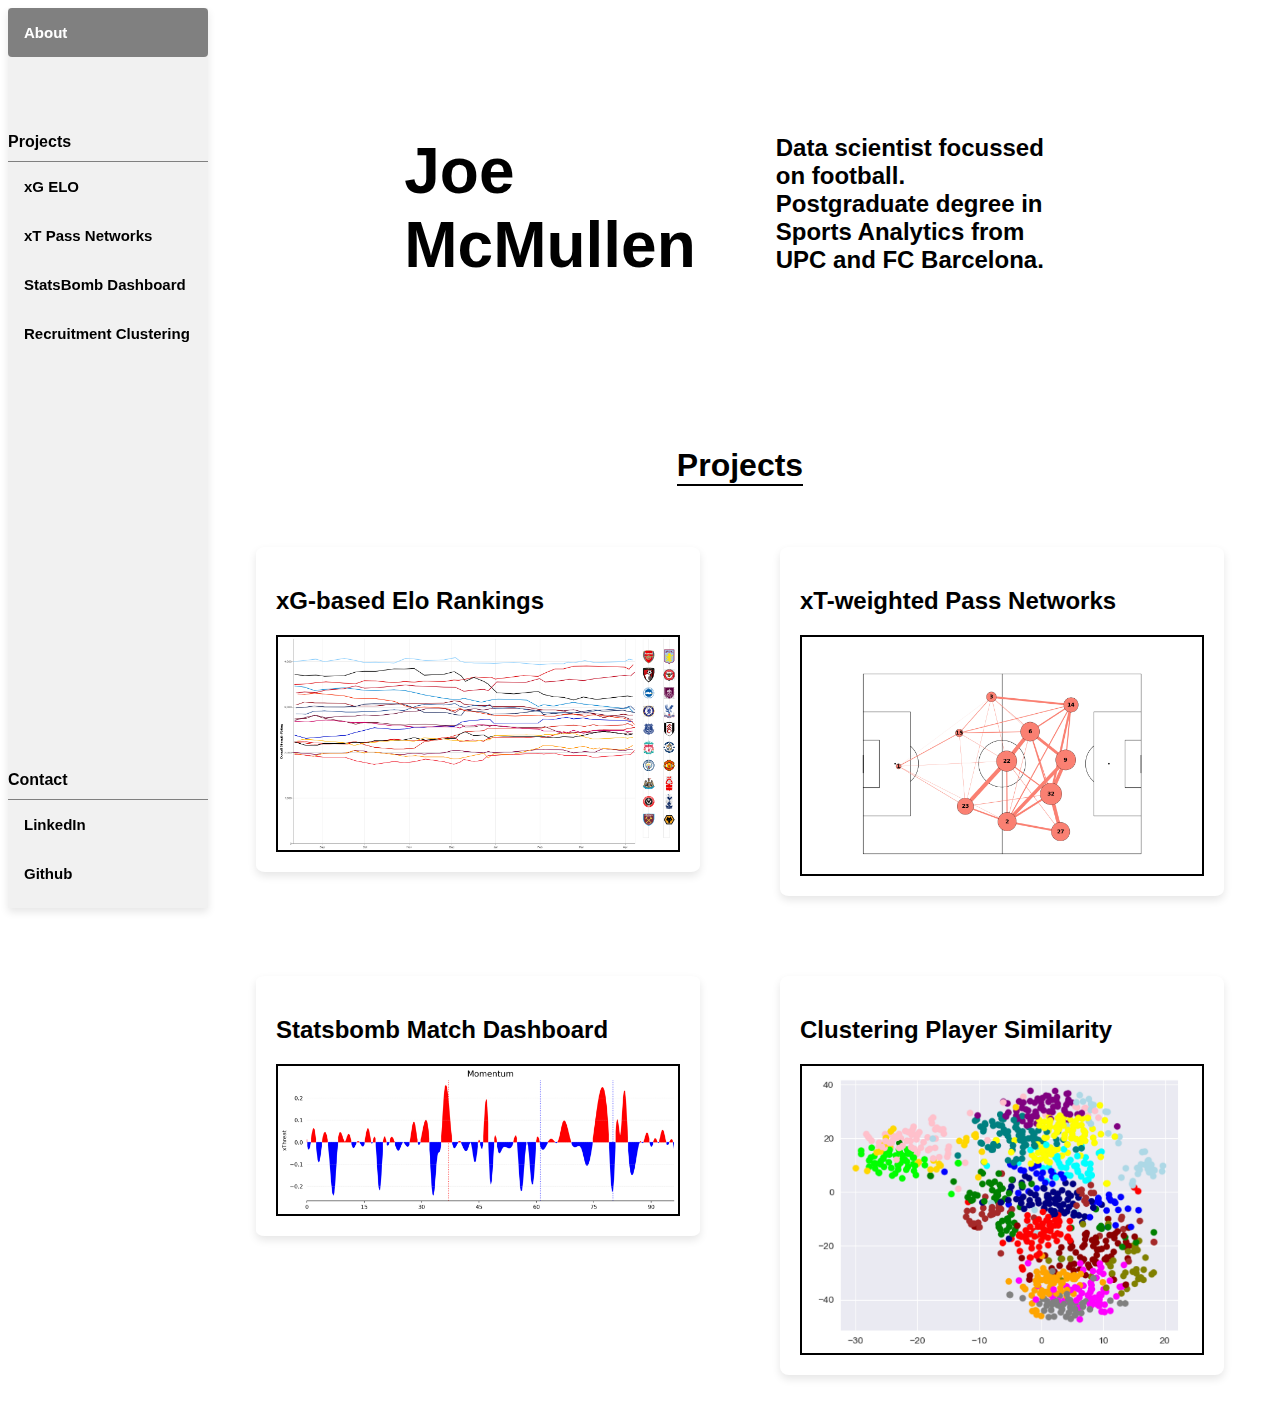
<file: index.html>
<html lang="en">
<head>
    <meta charset="UTF-8">
    <meta name="viewport" content="width=device-width, initial-scale=1.0">
    <link rel="stylesheet" href="./static/styles.css">
    <title>About</title>
</head>
<body>

    <!-- The sidebar -->
    <div class="sidebar">
        <a class="active" href="index.html">About</a>
        <div class="sect-header">
            <h3>Projects</h3>
        </div>
        <a href="templates/elo.html">xG ELO<N/a>
        <a href="templates/networks.html">xT Pass Networks</a>
        <a href="templates/dashboard.html">StatsBomb Dashboard</a>
        <a href="templates/clustering.html">Recruitment Clustering</a>
        <div id="contact-div" class="sect-header">
            <h3>Contact</h3>
            <a class="contact" href="https://www.linkedin.com/in/joe-mcmullen-a77a6913b/">LinkedIn</a>
            <a class="contact" href="https://www.github.com/Joe-McMullen">Github</a>
        </div>
    </div>

    <!-- Content-->
    <div id="intro-container">
        <div id="name-container">
            <h1>Joe</h1>
            <h1>McMullen</h1>
        </div>
        <div class="about-text-container">
            <p class="about-text">
                Data scientist focussed on football.
            </p>
            <p class="about-text">
                Postgraduate degree in Sports Analytics from UPC and FC Barcelona.
            </p>
        </div>
    </div>
    
    <div class="header-container">
        <h1>Projects</h1>
    </div>

    <div class="img-container">
        <a href="./templates/elo.html">
            <div class="img-div" href >
                <h2>xG-based Elo Rankings</h2>
                <img src="./img/epl_line.png" alt="line chart">
            </div>
        </a>
        <a href="./templates/networks.html">
            <div class="img-div">
                <h2>xT-weighted Pass Networks</h2>
                <img src="./img/barca_xt.png" alt="pass network">
            </div>
        </a>
    </div>

    <div class="img-container">
        <a href="./templates/dashboard.html">
            <div class="img-div">
                <h2>Statsbomb Match Dashboard</h2>
                <img src="./img/momentum.PNG" alt="football dashboard">
            </div>
        </a>
        <a href="./templates/clustering.html">
            <div class="img-div">
                <h2>Clustering Player Similarity</h2>
                <img src="./img/clustering.png" alt="scatterplot">
            </div>
        </a>
    </div>

</body>
</html>
</file>
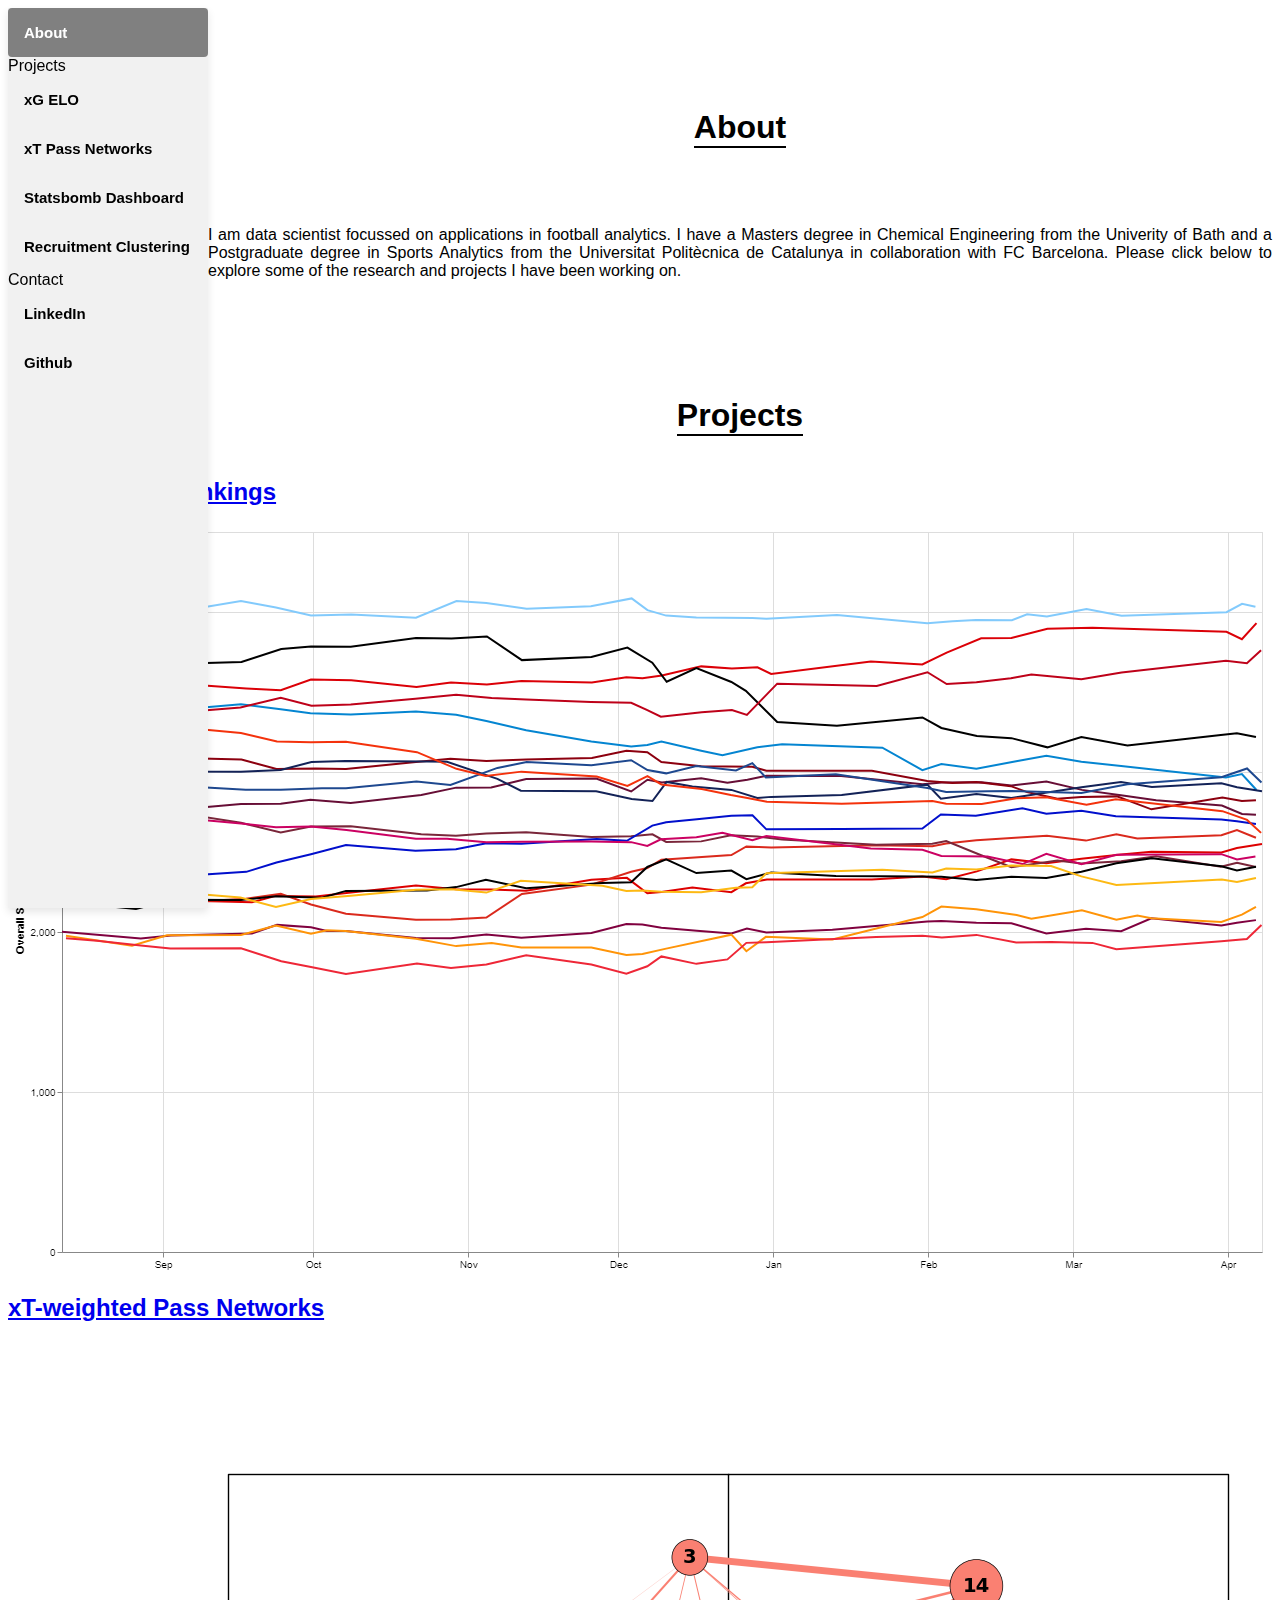
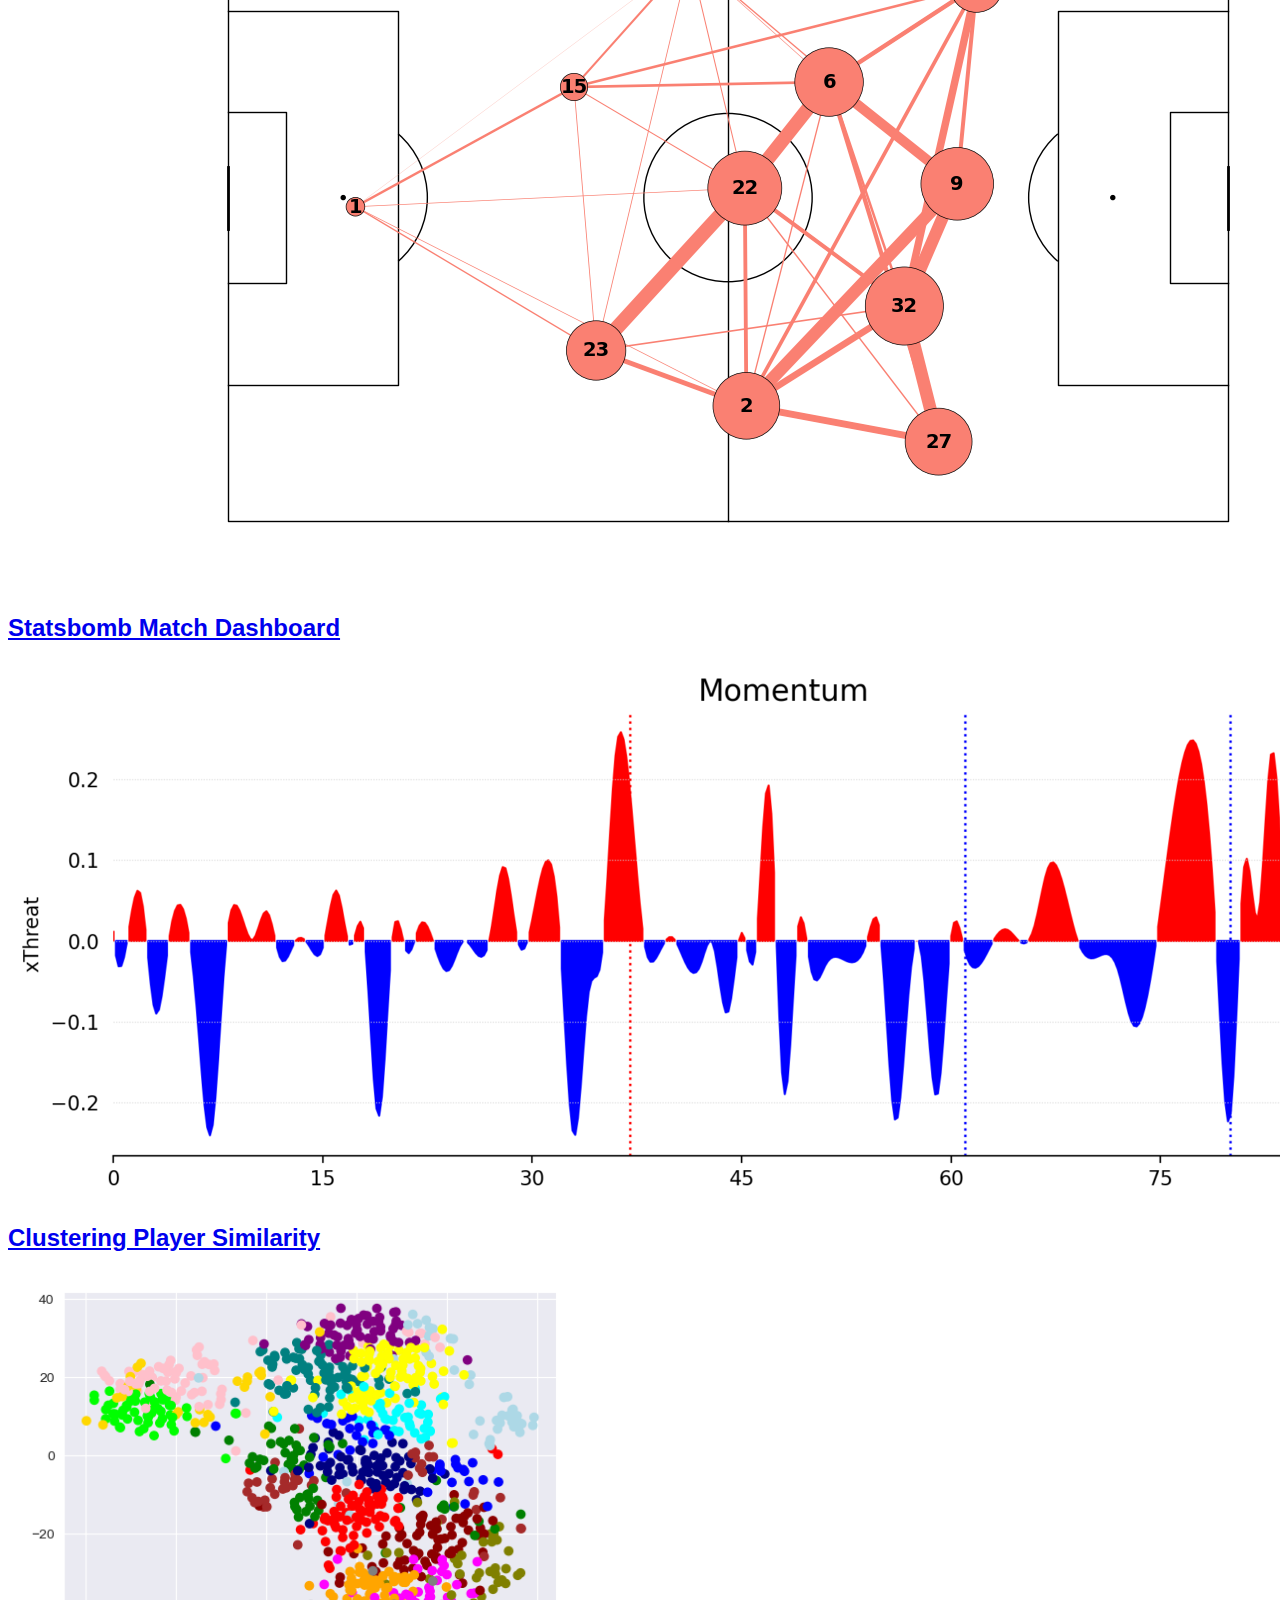
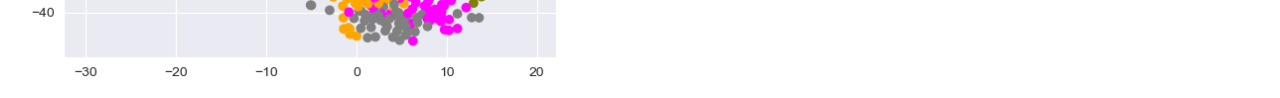
<file: templates/index.html>
<html lang="en">
<head>
    <meta charset="UTF-8">
    <meta name="viewport" content="width=device-width, initial-scale=1.0">
    <link rel="stylesheet" href="../static/styles.css">
    <title>About</title>
</head>
<body>

    <!-- The sidebar -->
    <div class="sidebar">
        <a class="active" href="index.html">About</a>
        <div class="secth">
            <span>Projects</span>
        </div>
        <a href="elo.html">xG ELO<N/a>
        <a href="networks.html">xT Pass Networks</a>
        <a href="dashboard.html">Statsbomb Dashboard</a>
        <a href="clustering.html">Recruitment Clustering</a>
        <div id="contact" class="secth">
            <span>Contact</span>
        </div>
        <a class="contact" href="https://www.linkedin.com/in/joe-mcmullen-a77a6913b/">LinkedIn</a>
        <a class="contact" href="https://www.github.com/Joe-McMullen">Github</a>
    </div>

    <!-- Content-->
    <div id="about-container" class="header-container">
        <h1>About</h1>
    </div>
    <div class="text-container">
        <p>I am data scientist focussed on applications in football analytics. I have a Masters degree in Chemical Engineering from the Univerity
            of Bath and a Postgraduate degree in Sports Analytics from the Universitat Politècnica de Catalunya in collaboration with FC Barcelona.
            Please click below to explore some of the research and projects I have been working on.
        </p>
    </div>
    <div class="header-container">
        <h1>Projects</h1>
    </div>
    <div class="container">
        <div class="flex-item">
            <h2><a href="elo.html">xG-based Elo Rankings</a></h2>
            <img src="../img/epl_line.png" alt="line chart">
        </div>
        <div class="flex-item">
            <h2><a href="networks.html">xT-weighted Pass Networks</a></h2>
            <img src="../img/barca_xt.png" alt="pass network">
        </div>
        <div class="flex-item">
            <h2><a href="report.html">Statsbomb Match Dashboard</a></h2>
            <img src="../img/momentum.PNG" alt="football dashboard">
        </div>
        <div class="flex-item">
            <h2><a href="clustering.html">Clustering Player Similarity</a></h2>
            <img src="../img/clustering.png" alt="scatterplot">
        </div>
    </div>
</body>
</html>
</file>
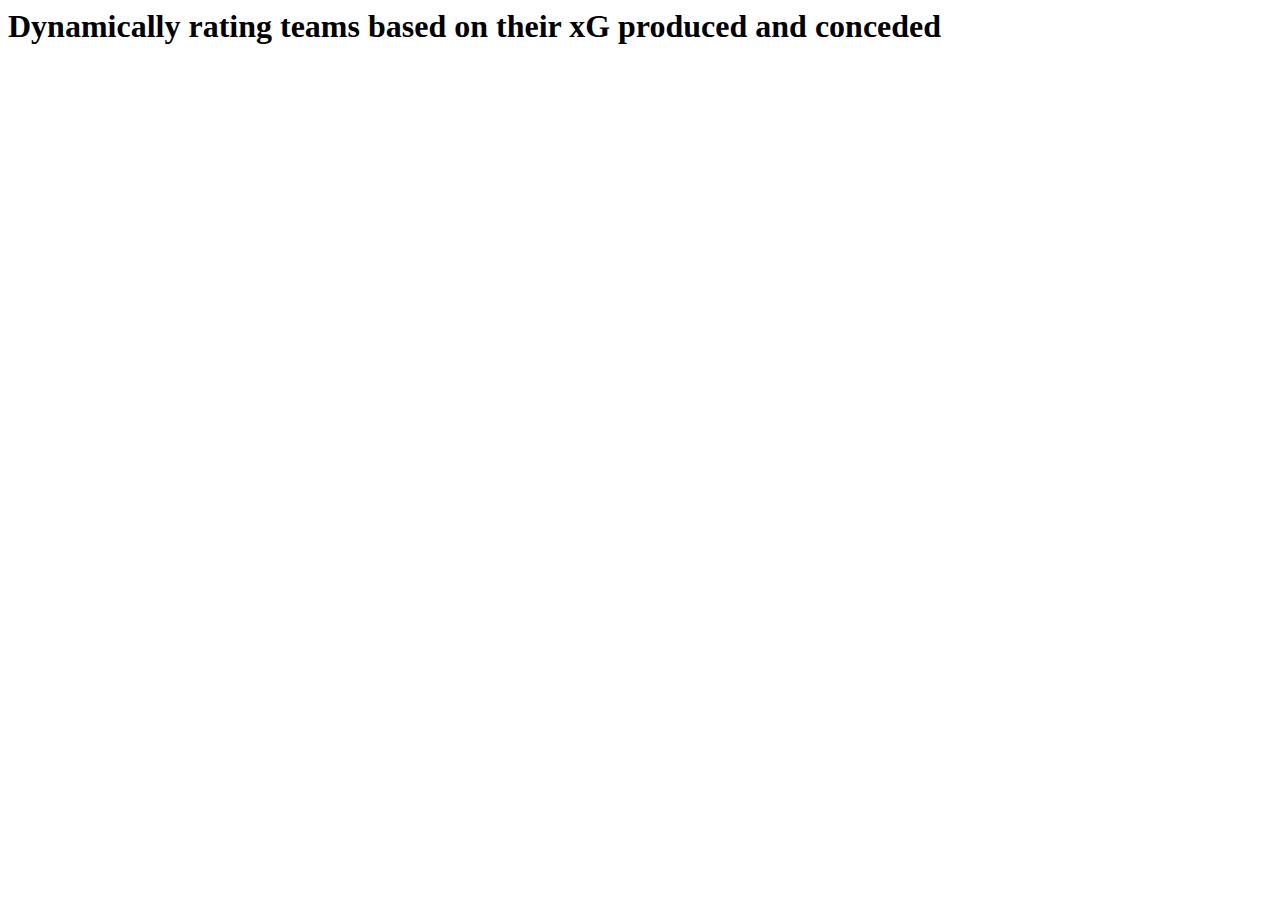
<file: templates/elo.html>
<html lang="en">
<head>
    <meta charset="UTF-8">
    <meta name="viewport" content="width=device-width, initial-scale=1.0">
    <title>xG-based Elo</title>
</head>
<body>
    <h1>Dynamically rating teams based on their xG produced and conceded</h1>
</body>
</html>
</file>
<file: static/styles.css>
body {
  font-family: Arial, Helvetica, sans-serifS;
}
body p {
  font-family: Arial, Helvetica, sans-serif;
  text-align: justify;
}

/* The side navigation menu */
.sidebar {
  margin: 0;
  padding: 0;
  width: 200px;
  background-color: #f1f1f1;
  position: fixed;
  height: 100%;
  overflow: auto;
  box-shadow: 0 4px 8px rgba(0, 0, 0, 0.1);
}
.sidebar a, .sidebar div a {
  display: block;
  color: black;
  padding: 16px;
  text-decoration: none;
  font-weight: bold;
  font-size: 15px;
}
.sidebar a.active {
  background-color: gray;
  border-radius: 4px;
  color: white;
}
.sidebar .sect-header {
  padding-top: 60px;
  margin: 0px;
}
.sidebar #contact-div {
  position: absolute;
  bottom: 0px;
  width: 100%;
  padding-bottom: 10px;
}
.sidebar h3 {
  font-size: 16px;
  padding-bottom: 10px;
  border-bottom: 1px solid gray;
  margin-bottom: 0px;
}

/* Links on mouse-over */
.sidebar a:hover:not(.active) {
  background-color: #555;
  border-radius: 4px;
  color: white;
  font-weight: bold;
}

/* On screens that are less than 700px wide, make the sidebar into a topbar */
@media all and (max-width: 700px) {
  .sidebar {
    width: 100%;
    height: auto;
    position: relative;
  }
  .sidebar a {
    float: left;
  }
  .sidebar .sect-header {
    display: none;
  }
  .sidebar .contact {
    display: none;
  }
}
/* On screens that are less than 400px, display the bar vertically, instead of horizontally */
@media all and (max-width: 400px) {
  .sidebar a {
    text-align: center;
    float: none;
  }
  .sidebar .secth {
    display: none;
  }
  .sidebar .contact {
    display: none;
  }
}
/* Page content. The value of the margin-left property should match the value of the sidebar's width property */
.img-container {
  display: flex;
  flex-wrap: wrap;
  justify-content: center;
  gap: 80px;
  margin-left: 200px;
  padding-top: 40px;
  padding-bottom: 40px;
}
.img-container a {
  text-decoration: none;
}
.img-container .img-div {
  box-shadow: 0 4px 8px rgba(0, 0, 0, 0.1);
  border-radius: 2%;
  padding: 20px;
}
.img-container .img-div h2 {
  color: black;
}
.img-container .img-div img {
  border: 2px solid black;
  max-width: 400px;
  min-width: 320px;
}

/* format text */
#intro-container {
  display: flex;
  flex-wrap: wrap;
  justify-content: center;
  gap: 80px;
  padding-top: 10%;
  padding-bottom: 5%;
  margin-left: 200px;
}
#intro-container #name-container {
  text-align: left;
}
#intro-container #name-container h1 {
  font-size: 64px;
  font-weight: bolder;
  padding: 0px;
  margin: 0px;
}
#intro-container .about-text-container {
  max-width: 300px;
  align-items: center;
}
#intro-container .about-text-container .about-text {
  font-size: 24px;
  font-weight: bold;
  padding: 0px;
  margin: 0px;
  text-align: left;
}

.header-container {
  display: flex;
  justify-content: center;
  margin-left: 200px;
  padding-top: 80px;
}
.header-container h1 {
  border-bottom: 2px solid black;
}

/* formatting for projects */
.title-container {
  margin-left: 200px;
  text-align: center;
  padding-top: 100px;
}

.subtitle-container {
  display: flex;
  justify-content: center;
  padding-top: 0px;
  padding-bottom: 0px;
  color: rgb(94, 94, 94);
  margin-left: 200px;
}
.subtitle-container .subtitle-div {
  flex: 0.8;
  border-bottom: 1px solid darkgray;
}
.subtitle-container .subtitle-div h2 {
  text-align: center;
  padding: 0 20px;
  font-weight: normal;
}

.stack-container {
  display: flex;
  justify-content: center;
  padding-top: 0px;
  padding-bottom: 0px;
  color: rgb(94, 94, 94);
  margin-left: 200px;
}
.stack-container .stack-div {
  flex: 0.8;
  border-bottom: 1px solid darkgray;
}
.stack-container .stack-div h3 {
  text-align: right;
  padding: 0px;
  font-weight: normal;
}

.text-heading-container {
  display: flex;
  justify-content: center;
  padding-top: 60px;
  padding-bottom: 0px;
  color: rgb(94, 94, 94);
  margin-left: 200px;
}
.text-heading-container .text-heading-div {
  flex: 0.8;
  border-bottom: 1px solid darkgray;
  max-width: 1000px;
}
.text-heading-container .text-heading-div h2 {
  text-align: left;
  padding: 0 20px;
  font-weight: normal;
}

.text-img-container {
  display: flex;
  flex-wrap: wrap;
  justify-content: center;
  padding-top: 60px;
  padding-bottom: 0px;
  margin-left: 200px;
  gap: 20px;
}
.text-img-container .text-img-div {
  flex: 0.8;
  text-align: center;
  max-width: 1000px;
}
.text-img-container .text-img-div img {
  width: 100%;
  max-width: 960px;
  min-width: 320px;
  object-fit: contain;
}
.text-img-container .text-img-div .note {
  font-style: italic;
  font-size: 12;
  text-align: left;
  padding-left: 40px;
}
.text-img-container .text-img-div .matrix-note {
  font-style: italic;
  font-size: 12;
  text-align: center;
  margin-top: 0px;
}
.text-img-container .group-note {
  font-style: italic;
  font-size: 12;
  text-align: center;
  margin-top: 0px;
  padding: 0px;
}
.text-img-container #season-xt {
  max-width: 800px;
}
.text-img-container #web {
  max-width: 400px;
}
.text-img-container #teams-xt {
  max-width: 700px;
}
.text-img-container #teams-xt .note {
  padding: 0;
}
.text-img-container #pass-ec, .text-img-container #xt-ec {
  max-width: 500px;
}
.text-img-container #mid-in-ec, .text-img-container #mid-out-ec {
  max-width: 700px;
}
.text-img-container #liv-matrix {
  max-width: 600px;
}
.text-img-container #guardiola-network {
  max-width: 500px;
}
.text-img-container #xg, .text-img-container #momentum {
  max-width: 700px;
}
.text-img-container #nigeria-network, .text-img-container #ivc-network, .text-img-container #nigeria-shot, .text-img-container #ivc-shot, .text-img-container #nigeria-passes, .text-img-container #ivc-passes {
  max-width: 600px;
  min-width: 360px;
}
.text-img-container #kevin {
  max-width: 1000px;
}
.text-img-container #t-sne {
  max-width: 500px;
}
.text-img-container #lin-reg {
  max-width: 600px;
}
.text-img-container #profile-1, .text-img-container #profile-2, .text-img-container #profile-3 {
  max-width: 300px;
  padding-bottom: 0px;
}
.text-img-container #radar-1, .text-img-container #radar-2 {
  max-width: 600px;
}
.text-img-container #demo {
  max-width: 700px;
}

.text-container {
  display: flex;
  justify-content: center;
  text-align: center;
  padding-top: 40px;
  padding-bottom: 0px;
  color: black;
  margin-left: 200px;
}
.text-container .text-div {
  flex: 0.9;
  max-width: 1000px;
  text-justify: auto;
}
.text-container .text-div p {
  padding: 0 20px;
  font-weight: normal;
  font-display: block;
}
.text-container .text-div .note {
  font-style: italic;
  font-size: 12;
  text-align: left;
}
.text-container .text-div ul {
  text-align: left;
}

.table-container {
  display: flex;
  flex-wrap: wrap;
  justify-content: center;
  padding-top: 40px;
  padding-bottom: 0px;
  color: black;
  margin-left: 200px;
  gap: 40px;
}
.table-container .table-div table {
  font-size: 16px;
  border: 1px solid gray;
  border-collapse: collapse;
  border-radius: 2%;
}
.table-container .table-div table tr th, .table-container .table-div table tr td {
  padding: 4px;
  border: 1px solid gray;
}
.table-container .table-div table tr td {
  padding-right: 10px;
  text-align: right;
}

.viz-container {
  display: flex;
  justify-content: center;
  margin-left: 200px;
  padding-top: 20px;
  /* styles for viz */
}
.viz-container .vega-embed {
  object-fit: fill;
}
.viz-container .vega-embed details,
.viz-container .vega-embed details summary {
  display: none;
}

@media all and (max-width: 1600px) {
  .viz-container {
    display: none;
  }
}
.equation-container {
  display: flex;
  justify-content: center;
  margin-left: 200px;
}
.equation-container .equation {
  text-align: center;
  font-size: 20px;
}
.equation-container .explanation {
  text-align: left;
  margin-bottom: 0px;
  font-size: 16px;
}
.equation-container ul {
  margin-top: 0px;
}

.exp-text {
  font-size: 16px;
}

@media all and (max-width: 700px) {
  .header-container, #intro-container, .text-container, .img-container, .title-container, .subtitle-container, .stack-container,
  .text-heading-container, .equation-container, .text-img-container, .table-container, .viz-container {
    margin-left: 2%;
    margin-right: 2%;
  }
}

/*# sourceMappingURL=styles.css.map */
</file>
